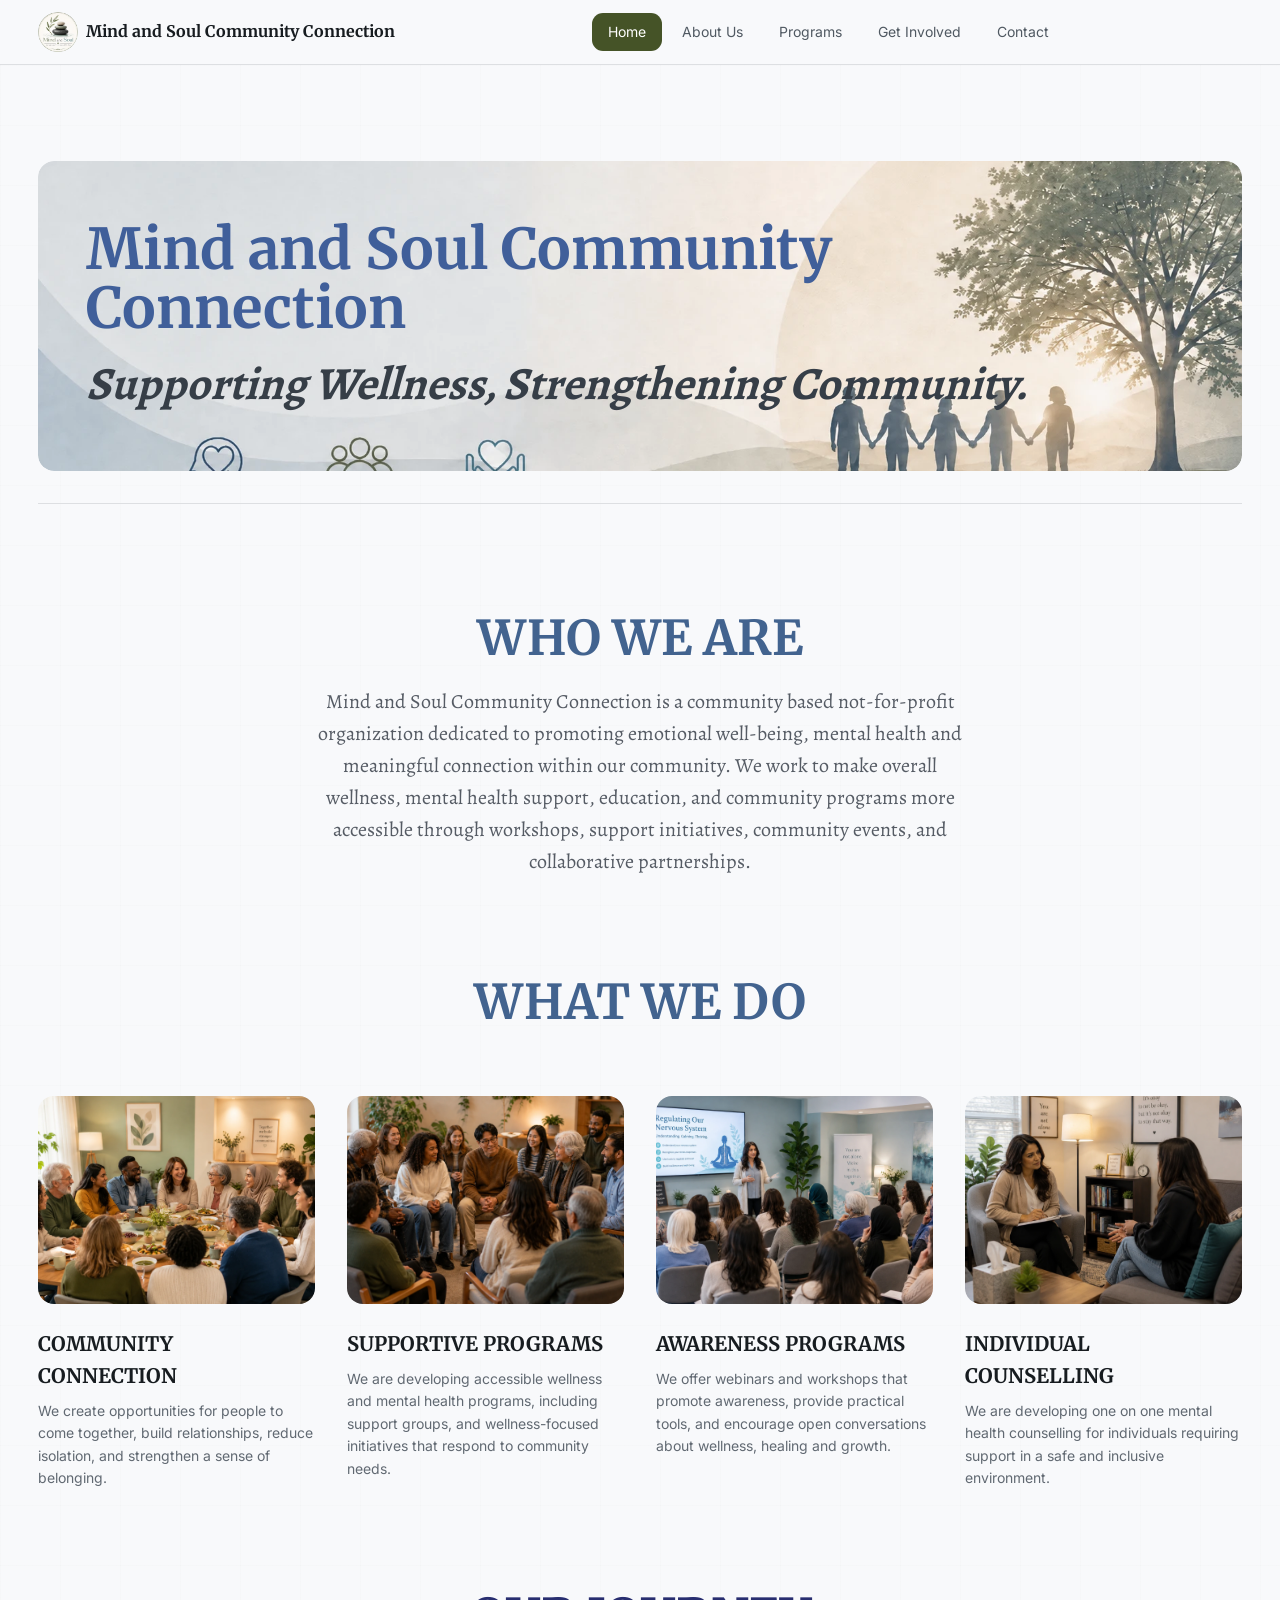
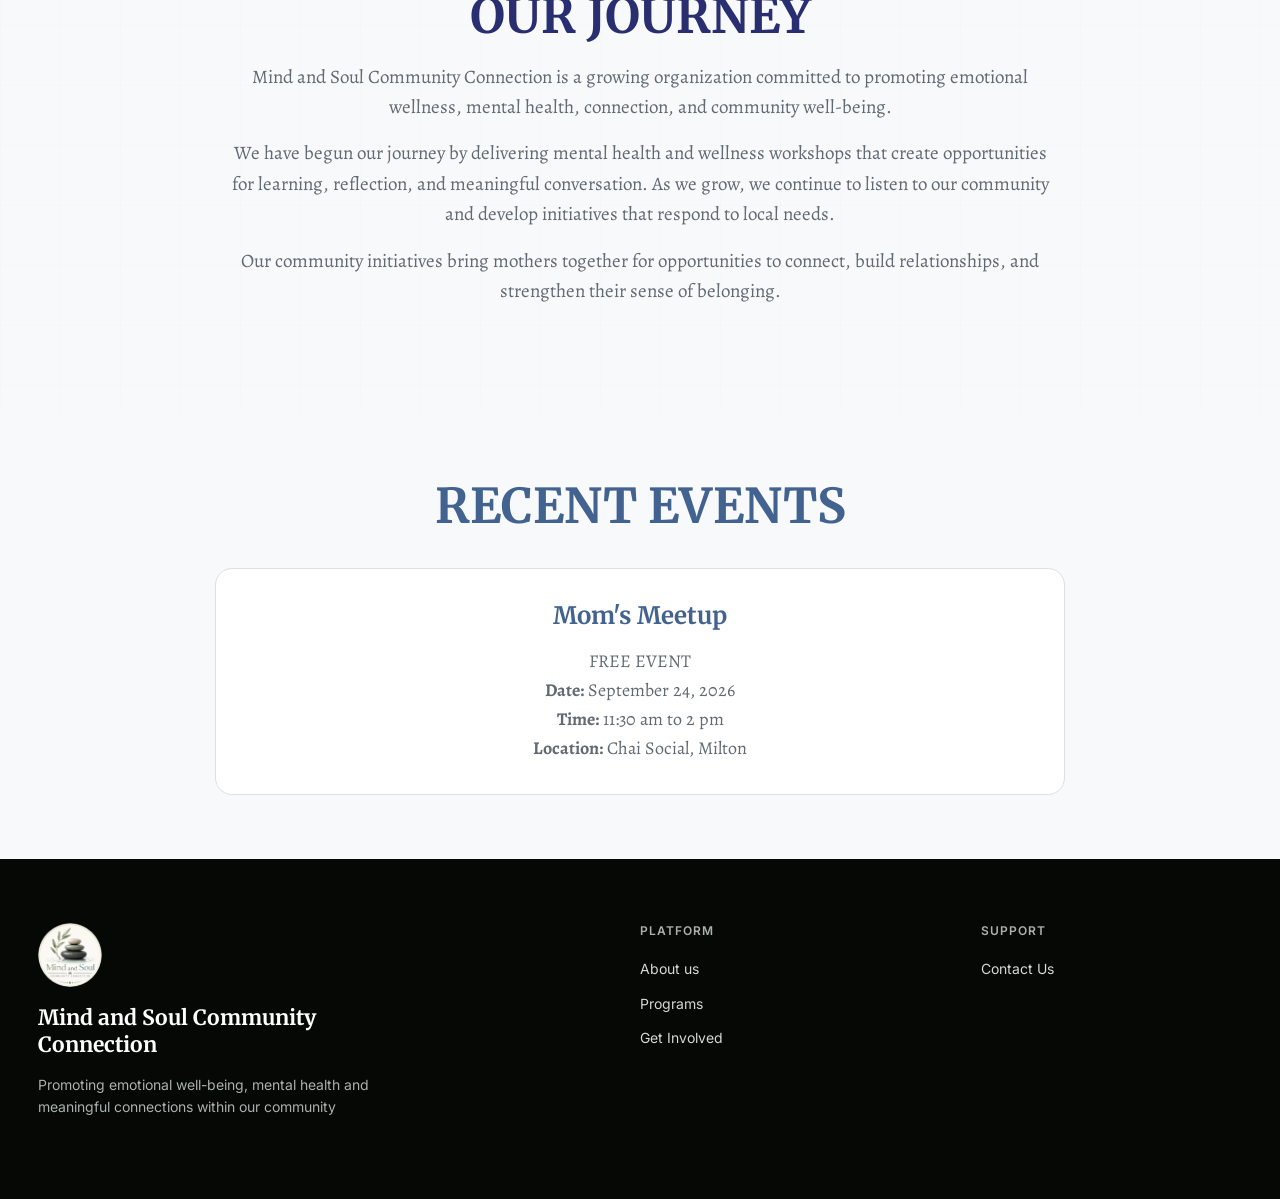
<file: index.html>
<!DOCTYPE html>
<html lang="en"><head><meta charset="utf-8"><meta name="viewport" content="width=device-width,initial-scale=1"><title>Mind and Soul Community Connection | Mental Health & Wellness Community in Milton, Ontario</title><meta name="description" content="Mind and Soul Community Connection is a not-for-profit in Milton, Ontario promoting emotional well-being, mental health and connection through workshops, community events and support programs."><link rel="canonical" href="https://mindandsoulconnection.ca/"><meta property="og:type" content="website"><meta property="og:site_name" content="Mind and Soul Community Connection"><meta property="og:title" content="Mind and Soul Community Connection | Mental Health & Wellness Community in Milton, Ontario"><meta property="og:description" content="Mind and Soul Community Connection is a not-for-profit in Milton, Ontario promoting emotional well-being, mental health and connection through workshops, community events and support programs."><meta property="og:url" content="https://mindandsoulconnection.ca/"><meta property="og:image" content="https://mindandsoulconnection.ca/assets/banner.webp"><meta property="og:locale" content="en_CA"><meta name="twitter:card" content="summary_large_image"><script type="application/ld+json">{"@context":"https://schema.org","@graph":[{"@type":"NGO","@id":"https://mindandsoulconnection.ca/#organization","name":"Mind and Soul Community Connection","url":"https://mindandsoulconnection.ca/","logo":"https://mindandsoulconnection.ca/assets/logo.webp","image":"https://mindandsoulconnection.ca/assets/banner.webp","slogan":"Supporting Wellness, Strengthening Community.","description":"A community-based not-for-profit organization dedicated to promoting emotional well-being, mental health and meaningful connection through workshops, support initiatives, community events and collaborative partnerships.","email":"mindandsoulcommunityconnection@gmail.com","address":{"@type":"PostalAddress","addressLocality":"Milton","addressRegion":"ON","addressCountry":"CA"},"areaServed":{"@type":"City","name":"Milton, Ontario"},"knowsAbout":["Mental health","Emotional well-being","Wellness workshops","Community connection","Support groups"],"sameAs":["https://www.facebook.com/share/1E8kcBUDrt/"]},{"@type":"WebSite","@id":"https://mindandsoulconnection.ca/#website","url":"https://mindandsoulconnection.ca/","name":"Mind and Soul Community Connection","inLanguage":"en-CA","publisher":{"@id":"https://mindandsoulconnection.ca/#organization"}}]}</script><meta name="theme-color" content="#455327"><link rel="icon" href="assets/logo.webp"><link rel="stylesheet" href="assets/fonts.css"><link rel="stylesheet" href="styles.css"><script defer src="script.js"></script><style>
.banner-wrap{position:relative;isolation:isolate;overflow:hidden;border-radius:16px;min-height:310px;display:flex;align-items:center}
.banner-wrap .banner-image{position:absolute;inset:0;width:100%;height:100%;object-fit:cover;z-index:-1}
.banner-copy{width:100%;padding:40px 48px}
.banner-copy h1{color:#405f9a;font-family:Merriweather,Georgia,serif;font-size:clamp(34px,4.4vw,60px);line-height:1.05;font-weight:700;margin:0 0 18px}
.banner-copy p{color:#363e47;font-family:Alegreya,Georgia,serif;font-size:clamp(25px,3.6vw,48px);font-weight:700;font-style:italic;line-height:1.2;margin:0}
@media(max-width:700px){.banner-wrap{min-height:300px;border-radius:12px}.banner-copy{padding:30px 24px}.banner-copy h1{font-size:clamp(27px,7.5vw,45px);line-height:1.12}.banner-copy p{font-size:clamp(22px,5.5vw,32px)}.banner-wrap .banner-image{object-fit:cover;opacity:.75}}
</style></head><body><a class="skip-link" href="#main">Skip to content</a><header class="site-header"><div class="header-inner"><a class="brand" href="index.html"><img src="assets/logo.webp" alt="Mind and Soul Community Connection" class="" loading="eager" decoding="async"><span>Mind and Soul Community Connection</span></a><button class="menu-button" aria-controls="navigation" aria-expanded="false" aria-label="Open navigation"><span></span><span></span><span></span></button><nav id="navigation" aria-label="Main navigation"><a href="index.html" aria-current="page">Home</a><a href="about.html">About Us</a><a href="programs.html">Programs</a><a href="get-involved.html">Get Involved</a><a href="contact.html">Contact</a></nav></div></header><main id="main" class=""><div class="home-background"><div class="container"><section class="home-banner"><div class="banner-wrap"><img src="assets/banner.webp" alt="" class="banner-image" loading="eager" decoding="async"><div class="banner-copy"><h1>Mind and Soul Community<br>Connection</h1><p>Supporting Wellness, Strengthening Community.</p></div></div></section><section class="intro"><h2>WHO WE ARE</h2><p>Mind and Soul Community Connection is a community based not-for-profit organization dedicated to promoting emotional well-being, mental health and meaningful connection within our community. We work to make overall wellness, mental health support, education, and community programs more accessible through workshops, support initiatives, community events, and collaborative partnerships.</p></section><section class="what-we-do"><h2>WHAT WE DO</h2><div class="home-cards"><article><img src="assets/community.webp" alt="COMMUNITY CONNECTION" class="" loading="lazy" decoding="async"><h3>COMMUNITY CONNECTION</h3><p>We create opportunities for people to come together, build relationships, reduce isolation, and strengthen a sense of belonging.</p></article><article><img src="assets/support.webp" alt="SUPPORTIVE PROGRAMS" class="" loading="lazy" decoding="async"><h3>SUPPORTIVE PROGRAMS</h3><p>We are developing accessible wellness and mental health programs, including support groups, and wellness-focused initiatives that respond to community needs.</p></article><article><img src="assets/awareness.webp" alt="AWARENESS PROGRAMS" class="" loading="lazy" decoding="async"><h3>AWARENESS PROGRAMS</h3><p>We offer webinars and workshops that promote awareness, provide practical tools, and encourage open conversations about wellness, healing and growth.</p></article><article><img src="assets/counselling.webp" alt="INDIVIDUAL COUNSELLING" class="" loading="lazy" decoding="async"><h3>INDIVIDUAL COUNSELLING</h3><p>We are developing one on one mental health counselling for individuals requiring support in a safe and inclusive environment.</p></article></div></section><section class="journey"><h2>OUR JOURNEY</h2><p>Mind and Soul Community Connection is a growing organization committed to promoting emotional wellness, mental health, connection, and community well-being.</p><p>We have begun our journey by delivering mental health and wellness workshops that create opportunities for learning, reflection, and meaningful conversation. As we grow, we continue to listen to our community and develop initiatives that respond to local needs.</p><p>Our community initiatives bring mothers together for opportunities to connect, build relationships, and strengthen their sense of belonging.</p></section></div></div><section class="event-section" id="upcoming-events" hidden><img src="assets/event.webp" alt="" loading="eager" decoding="async"><div class="event-content"><h2>UPCOMING EVENTS</h2><div data-events="upcoming"></div></div></section><section class="recent-events container" id="recent-events"><h2>RECENT EVENTS</h2><div data-events="recent"><article class="card"><h3>Mom's Meetup</h3><p>FREE EVENT<br><strong>Date:</strong> <time datetime="2026-09-24">September 24, 2026</time><br><strong>Time:</strong> 11:30 am to 2 pm<br><strong>Location:</strong> Chai Social, Milton</p></article></div></section></main><footer><div class="footer-inner"><div class="footer-brand"><img src="assets/logo.webp" alt="Mind and Soul Community Connection" class="" loading="lazy" decoding="async"><h2>Mind and Soul Community Connection</h2><p>Promoting emotional well-being, mental health and meaningful connections within our community</p></div><div><h3>PLATFORM</h3><a href="about.html">About us</a><a href="programs.html">Programs</a><a href="get-involved.html">Get Involved</a></div><div><h3>SUPPORT</h3><a href="contact.html">Contact Us</a></div></div></footer></body></html>
</file>
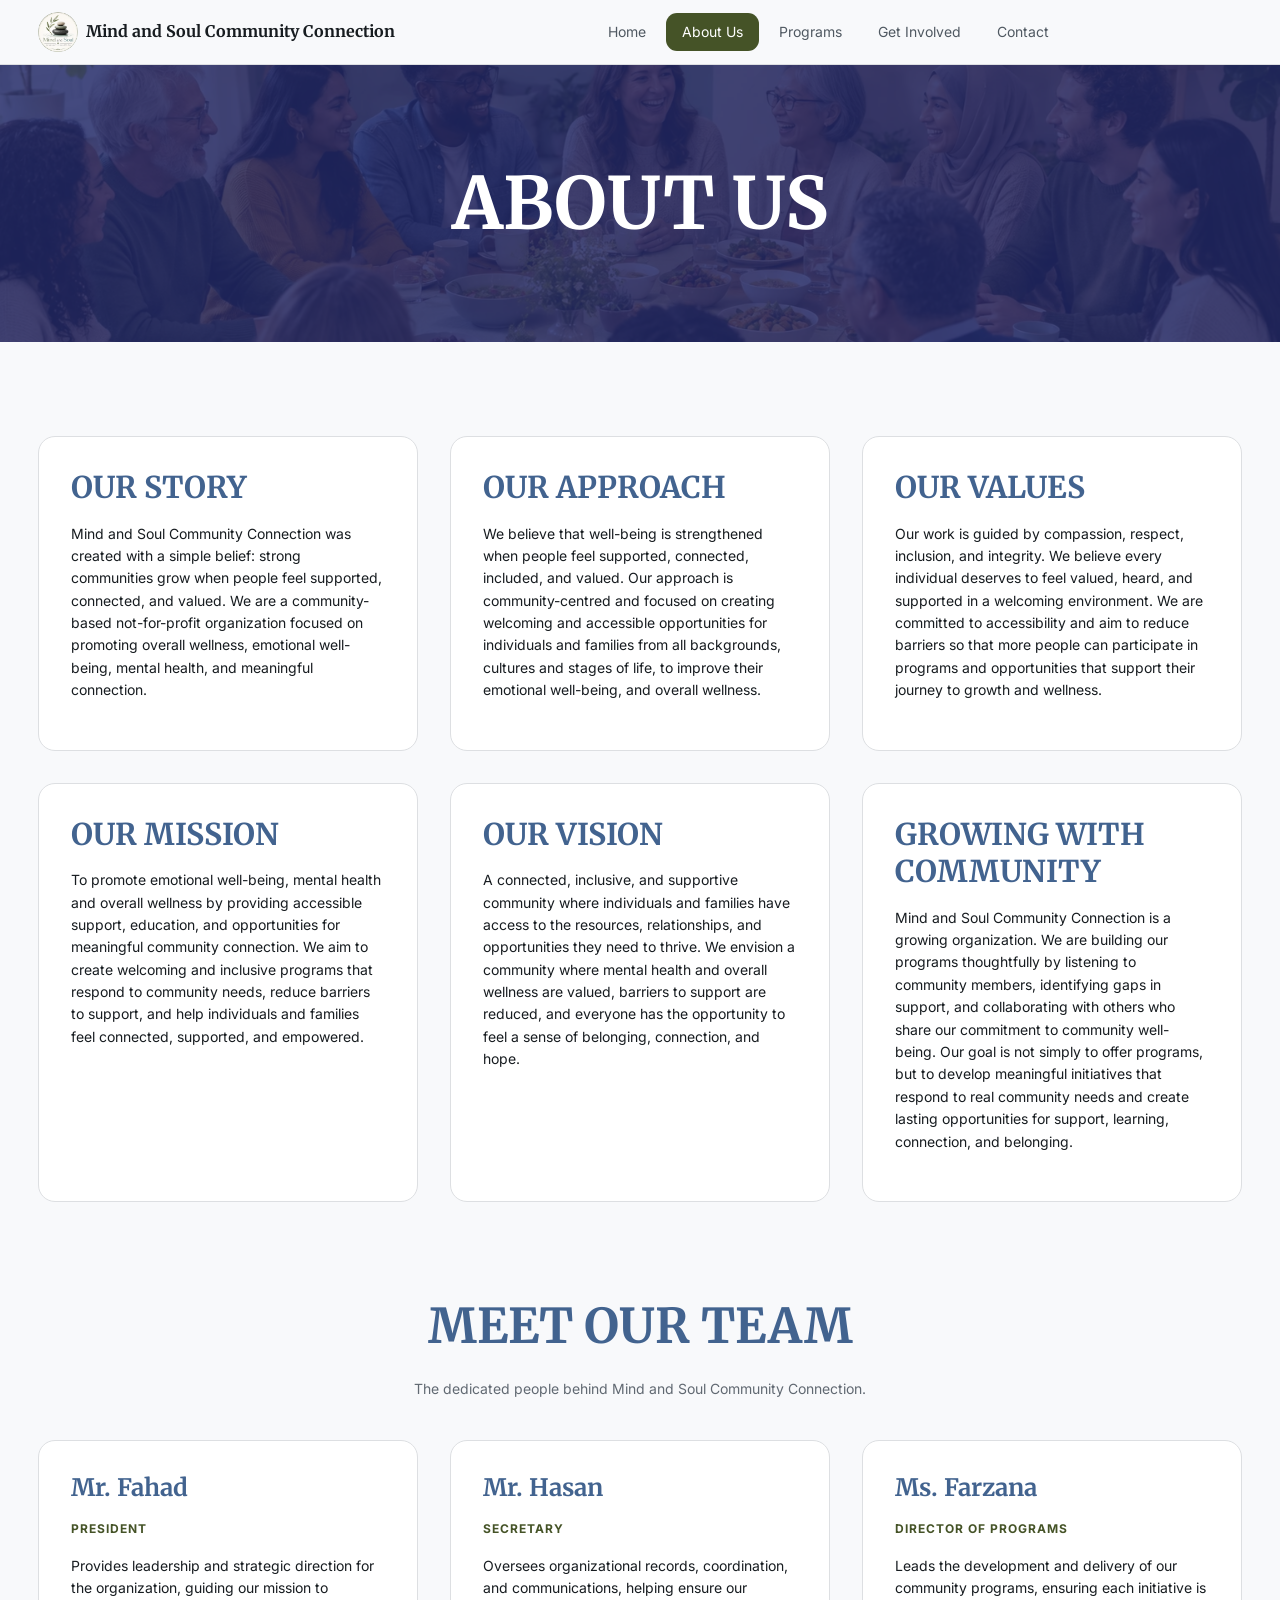
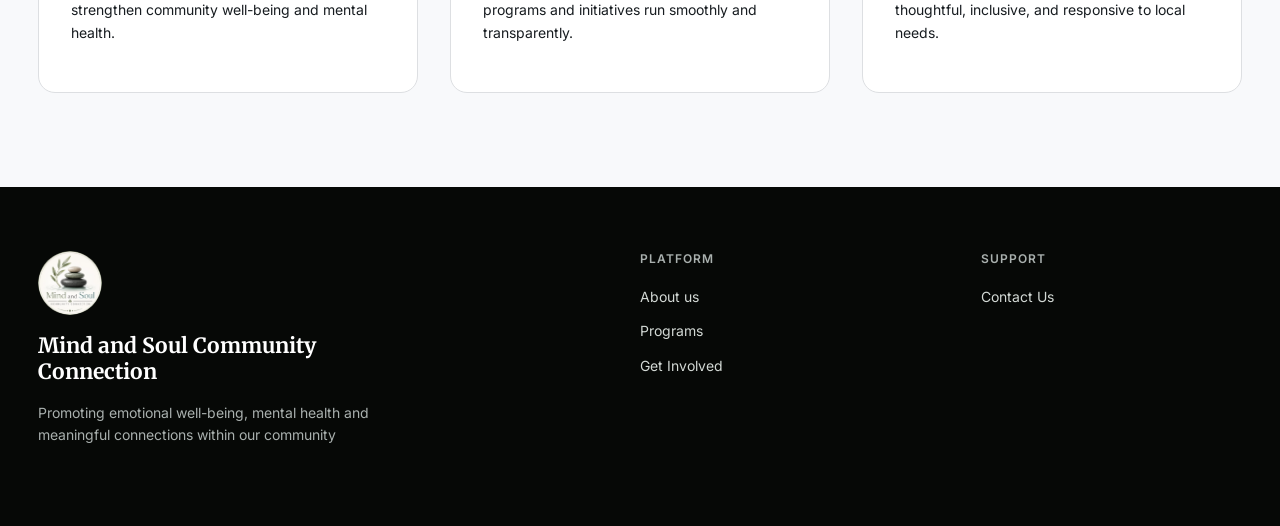
<file: about.html>
<!DOCTYPE html>
<html lang="en"><head><meta charset="utf-8"><meta name="viewport" content="width=device-width,initial-scale=1"><title>About Us | Mind and Soul Community Connection</title><meta name="description" content="Our story, approach, values and mission: a community-based not-for-profit in Milton, Ontario making mental health and wellness support more accessible for individuals and families."><link rel="canonical" href="https://mindandsoulconnection.ca/about.html"><meta property="og:type" content="website"><meta property="og:site_name" content="Mind and Soul Community Connection"><meta property="og:title" content="About Us | Mind and Soul Community Connection"><meta property="og:description" content="Our story, approach, values and mission: a community-based not-for-profit in Milton, Ontario making mental health and wellness support more accessible for individuals and families."><meta property="og:url" content="https://mindandsoulconnection.ca/about.html"><meta property="og:image" content="https://mindandsoulconnection.ca/assets/banner.webp"><meta property="og:locale" content="en_CA"><meta name="twitter:card" content="summary_large_image"><script type="application/ld+json">{"@context":"https://schema.org","@type":"BreadcrumbList","itemListElement":[{"@type":"ListItem","position":1,"name":"Home","item":"https://mindandsoulconnection.ca/"},{"@type":"ListItem","position":2,"name":"About Us","item":"https://mindandsoulconnection.ca/about.html"}]}</script><meta name="theme-color" content="#455327"><link rel="icon" href="assets/logo.webp"><link rel="stylesheet" href="assets/fonts.css"><link rel="stylesheet" href="styles.css"><script defer src="script.js"></script></head><body><a class="skip-link" href="#main">Skip to content</a><header class="site-header"><div class="header-inner"><a class="brand" href="index.html"><img src="assets/logo.webp" alt="Mind and Soul Community Connection" class="" loading="eager" decoding="async"><span>Mind and Soul Community Connection</span></a><button class="menu-button" aria-controls="navigation" aria-expanded="false" aria-label="Open navigation"><span></span><span></span><span></span></button><nav id="navigation" aria-label="Main navigation"><a href="index.html">Home</a><a href="about.html" aria-current="page">About Us</a><a href="programs.html">Programs</a><a href="get-involved.html">Get Involved</a><a href="contact.html">Contact</a></nav></div></header><main id="main" class=""><section class="page-hero"><img src="assets/community.webp" alt="" class="" loading="eager" decoding="async"><div class="hero-title"><h1>ABOUT US</h1></div></section><div class="container section"><section class="about-grid" aria-label="Our organization"><article class="card"><h2>OUR STORY</h2><p>Mind and Soul Community Connection was created with a simple belief: strong communities grow when people feel supported, connected, and valued. We are a community-based not-for-profit organization focused on promoting overall wellness, emotional well-being, mental health, and meaningful connection.</p></article><article class="card"><h2>OUR APPROACH</h2><p>We believe that well-being is strengthened when people feel supported, connected, included, and valued. Our approach is community-centred and focused on creating welcoming and accessible opportunities for individuals and families from all backgrounds, cultures and stages of life, to improve their emotional well-being, and overall wellness.</p></article><article class="card"><h2>OUR VALUES</h2><p>Our work is guided by compassion, respect, inclusion, and integrity. We believe every individual deserves to feel valued, heard, and supported in a welcoming environment. We are committed to accessibility and aim to reduce barriers so that more people can participate in programs and opportunities that support their journey to growth and wellness.</p></article><article class="card"><h2>OUR MISSION</h2><p>To promote emotional well-being, mental health and overall wellness by providing accessible support, education, and opportunities for meaningful community connection. We aim to create welcoming and inclusive programs that respond to community needs, reduce barriers to support, and help individuals and families feel connected, supported, and empowered.</p></article><article class="card"><h2>OUR VISION</h2><p>A connected, inclusive, and supportive community where individuals and families have access to the resources, relationships, and opportunities they need to thrive. We envision a community where mental health and overall wellness are valued, barriers to support are reduced, and everyone has the opportunity to feel a sense of belonging, connection, and hope.</p></article><article class="card"><h2>GROWING WITH COMMUNITY</h2><p>Mind and Soul Community Connection is a growing organization. We are building our programs thoughtfully by listening to community members, identifying gaps in support, and collaborating with others who share our commitment to community well-being. Our goal is not simply to offer programs, but to develop meaningful initiatives that respond to real community needs and create lasting opportunities for support, learning, connection, and belonging.</p></article></section><section class="team"><h2>MEET OUR TEAM</h2><p class="section-subtitle">The dedicated people behind Mind and Soul Community Connection.</p><div class="team-grid"><article class="card"><h3>Mr. Fahad</h3><p class="role">PRESIDENT</p><p>Provides leadership and strategic direction for the organization, guiding our mission to strengthen community well-being and mental health.</p></article><article class="card"><h3>Mr. Hasan</h3><p class="role">SECRETARY</p><p>Oversees organizational records, coordination, and communications, helping ensure our programs and initiatives run smoothly and transparently.</p></article><article class="card"><h3>Ms. Farzana</h3><p class="role">DIRECTOR OF PROGRAMS</p><p>Leads the development and delivery of our community programs, ensuring each initiative is thoughtful, inclusive, and responsive to local needs.</p></article></div></section></div></main><footer><div class="footer-inner"><div class="footer-brand"><img src="assets/logo.webp" alt="Mind and Soul Community Connection" class="" loading="lazy" decoding="async"><h2>Mind and Soul Community Connection</h2><p>Promoting emotional well-being, mental health and meaningful connections within our community</p></div><div><h3>PLATFORM</h3><a href="about.html">About us</a><a href="programs.html">Programs</a><a href="get-involved.html">Get Involved</a></div><div><h3>SUPPORT</h3><a href="contact.html">Contact Us</a></div></div></footer></body></html>
</file>
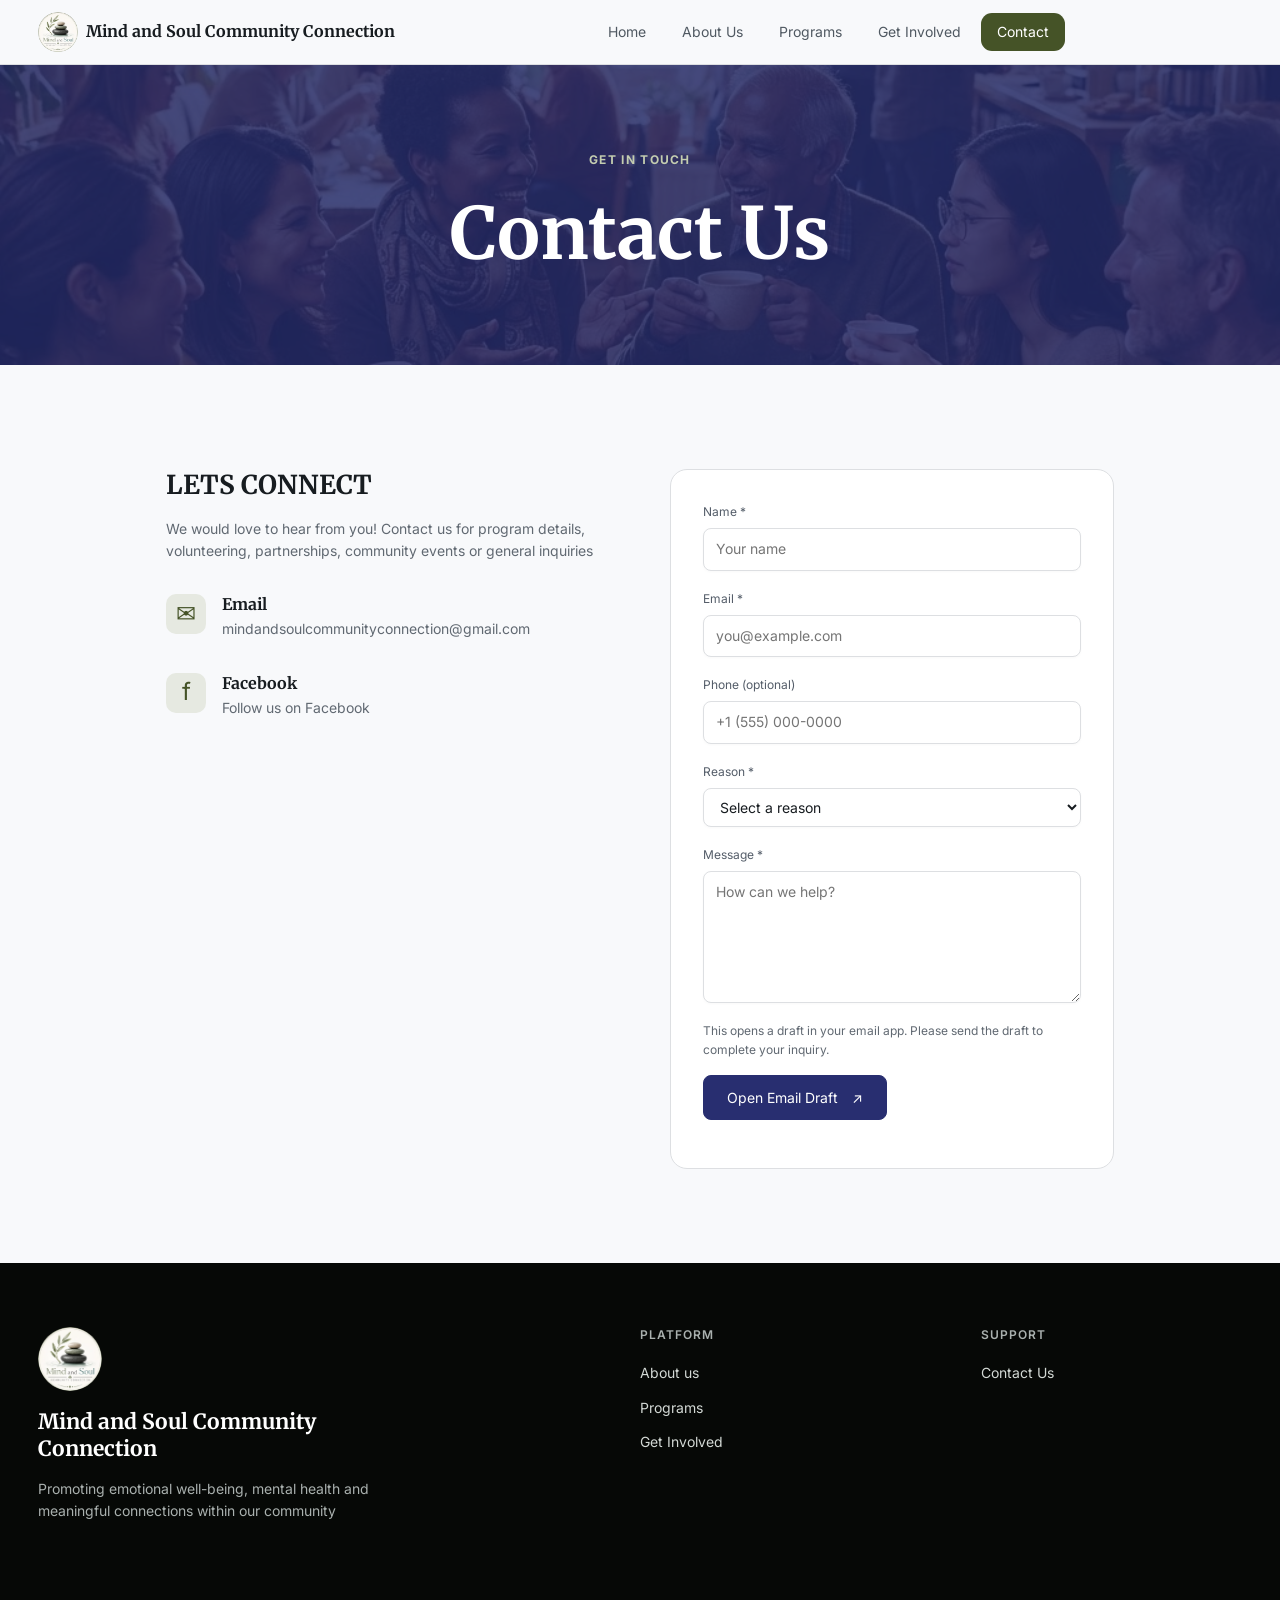
<file: contact.html>
<!DOCTYPE html>
<html lang="en"><head><meta charset="utf-8"><meta name="viewport" content="width=device-width,initial-scale=1"><title>Contact | Mind and Soul Community Connection</title><meta name="description" content="Contact Mind and Soul Community Connection about programs, volunteering, partnerships or community events. Email mindandsoulcommunityconnection@gmail.com."><link rel="canonical" href="https://mindandsoulconnection.ca/contact.html"><meta property="og:type" content="website"><meta property="og:site_name" content="Mind and Soul Community Connection"><meta property="og:title" content="Contact | Mind and Soul Community Connection"><meta property="og:description" content="Contact Mind and Soul Community Connection about programs, volunteering, partnerships or community events. Email mindandsoulcommunityconnection@gmail.com."><meta property="og:url" content="https://mindandsoulconnection.ca/contact.html"><meta property="og:image" content="https://mindandsoulconnection.ca/assets/banner.webp"><meta property="og:locale" content="en_CA"><meta name="twitter:card" content="summary_large_image"><script type="application/ld+json">{"@context":"https://schema.org","@type":"BreadcrumbList","itemListElement":[{"@type":"ListItem","position":1,"name":"Home","item":"https://mindandsoulconnection.ca/"},{"@type":"ListItem","position":2,"name":"Contact","item":"https://mindandsoulconnection.ca/contact.html"}]}</script><meta name="theme-color" content="#455327"><link rel="icon" href="assets/logo.webp"><link rel="stylesheet" href="assets/fonts.css"><link rel="stylesheet" href="styles.css"><script defer src="script.js"></script></head><body><a class="skip-link" href="#main">Skip to content</a><header class="site-header"><div class="header-inner"><a class="brand" href="index.html"><img src="assets/logo.webp" alt="Mind and Soul Community Connection" class="" loading="eager" decoding="async"><span>Mind and Soul Community Connection</span></a><button class="menu-button" aria-controls="navigation" aria-expanded="false" aria-label="Open navigation"><span></span><span></span><span></span></button><nav id="navigation" aria-label="Main navigation"><a href="index.html">Home</a><a href="about.html">About Us</a><a href="programs.html">Programs</a><a href="get-involved.html">Get Involved</a><a href="contact.html" aria-current="page">Contact</a></nav></div></header><main id="main" class=""><section class="page-hero"><img src="assets/contact.webp" alt="" class="" loading="eager" decoding="async"><div class="hero-title"><p class="eyebrow">GET IN TOUCH</p><h1>Contact Us</h1></div></section><div class="contact-layout section"><section class="contact-copy"><h2>LETS CONNECT</h2><p>We would love to hear from you! Contact us for program details, volunteering, partnerships, community events or general inquiries</p><a class="contact-detail" href="mailto:mindandsoulcommunityconnection@gmail.com"><span class="icon" aria-hidden="true">✉</span><span><strong>Email</strong><span>mindandsoulcommunityconnection@gmail.com</span></span></a><a class="contact-detail" href="https://www.facebook.com/share/1E8kcBUDrt/" target="_blank" rel="noopener noreferrer"><span class="icon" aria-hidden="true">f</span><span><strong>Facebook</strong><span>Follow us on Facebook</span></span></a></section><form class="card contact-form" id="contact-form"><div class="field"><label for="name">Name *</label><input id="name" name="name" placeholder="Your name" autocomplete="name" required maxlength="150"></div><div class="field"><label for="email">Email *</label><input type="email" id="email" name="email" placeholder="you@example.com" autocomplete="email" required maxlength="254"></div><div class="field"><label for="phone">Phone (optional)</label><input type="tel" id="phone" name="phone" placeholder="+1 (555) 000-0000" autocomplete="tel" maxlength="50"></div><div class="field"><label for="reason">Reason *</label><select id="reason" name="reason" required><option value="">Select a reason</option><option>Program Details</option><option>Volunteer</option><option>Partnership</option><option>General Inquiry</option></select></div><div class="field"><label for="message">Message *</label><textarea id="message" name="message" placeholder="How can we help?" required rows="5" maxlength="5000"></textarea></div><p class="form-note">This opens a draft in your email app. Please send the draft to complete your inquiry.</p><button class="button" type="submit">Open Email Draft <span aria-hidden="true">↗</span></button><p id="form-status" role="status" aria-live="polite"></p><noscript><p>Please email <a href="mailto:mindandsoulcommunityconnection@gmail.com">mindandsoulcommunityconnection@gmail.com</a> directly.</p></noscript></form></div></main><footer><div class="footer-inner"><div class="footer-brand"><img src="assets/logo.webp" alt="Mind and Soul Community Connection" class="" loading="lazy" decoding="async"><h2>Mind and Soul Community Connection</h2><p>Promoting emotional well-being, mental health and meaningful connections within our community</p></div><div><h3>PLATFORM</h3><a href="about.html">About us</a><a href="programs.html">Programs</a><a href="get-involved.html">Get Involved</a></div><div><h3>SUPPORT</h3><a href="contact.html">Contact Us</a></div></div></footer></body></html>
</file>
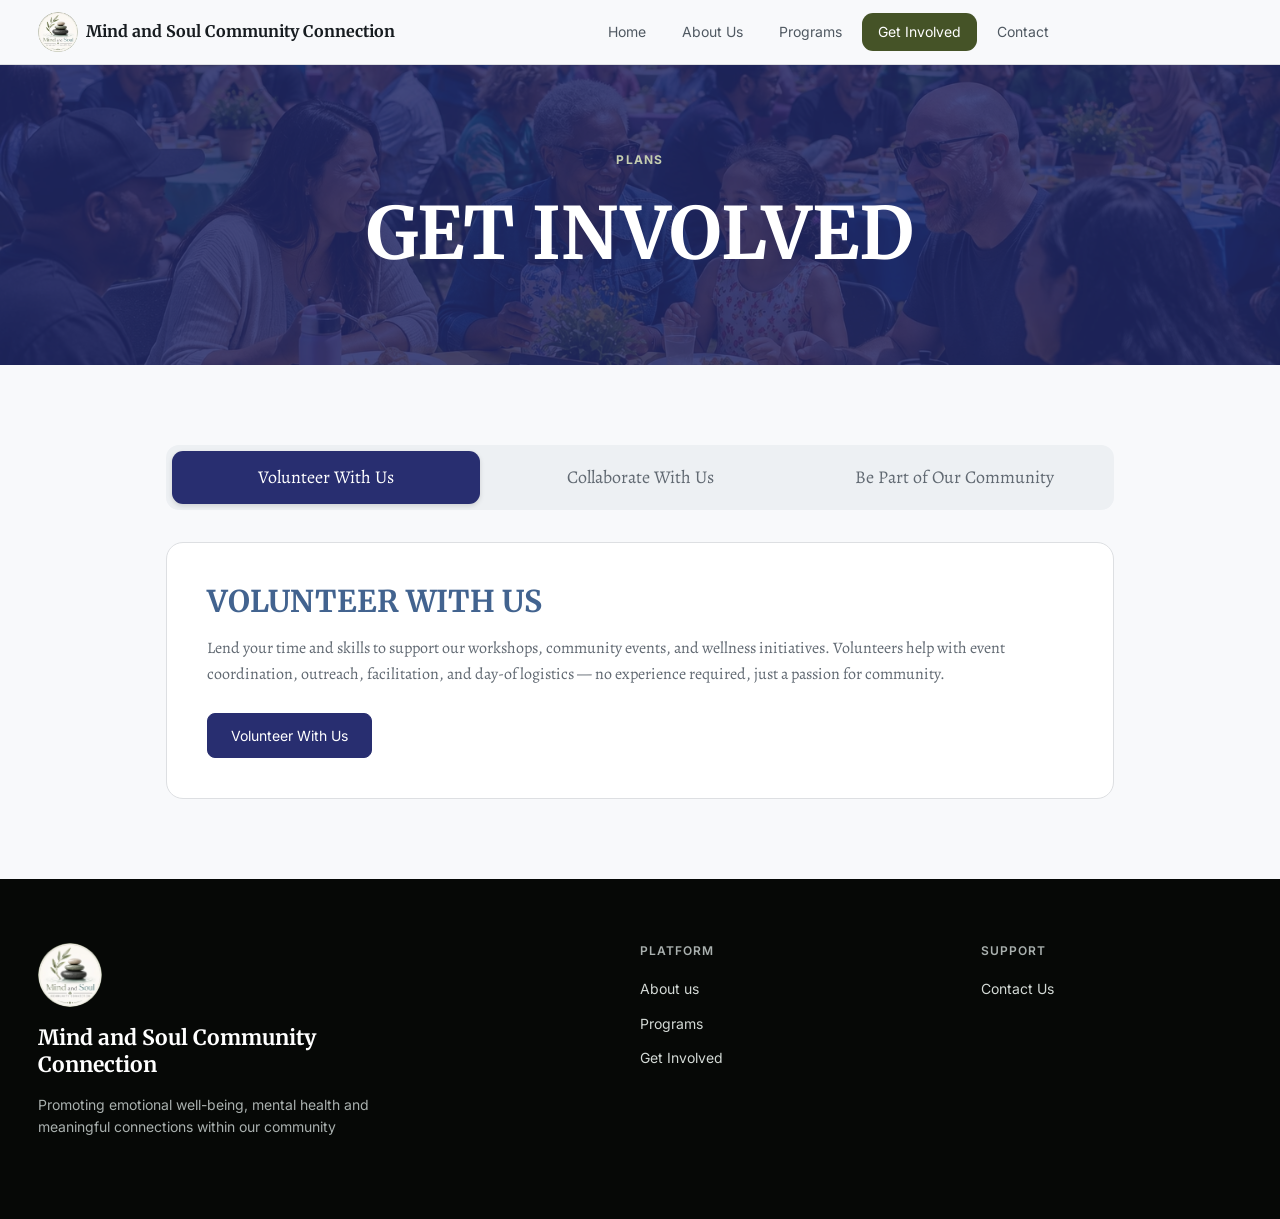
<file: get-involved.html>
<!DOCTYPE html>
<html lang="en"><head><meta charset="utf-8"><meta name="viewport" content="width=device-width,initial-scale=1"><title>Get Involved | Volunteer & Partner With Mind and Soul Community Connection</title><meta name="description" content="Volunteer, collaborate or join our community. Help Mind and Soul Community Connection expand access to mental health and wellness support in Milton, Ontario."><link rel="canonical" href="https://mindandsoulconnection.ca/get-involved.html"><meta property="og:type" content="website"><meta property="og:site_name" content="Mind and Soul Community Connection"><meta property="og:title" content="Get Involved | Volunteer & Partner With Mind and Soul Community Connection"><meta property="og:description" content="Volunteer, collaborate or join our community. Help Mind and Soul Community Connection expand access to mental health and wellness support in Milton, Ontario."><meta property="og:url" content="https://mindandsoulconnection.ca/get-involved.html"><meta property="og:image" content="https://mindandsoulconnection.ca/assets/banner.webp"><meta property="og:locale" content="en_CA"><meta name="twitter:card" content="summary_large_image"><script type="application/ld+json">{"@context":"https://schema.org","@type":"BreadcrumbList","itemListElement":[{"@type":"ListItem","position":1,"name":"Home","item":"https://mindandsoulconnection.ca/"},{"@type":"ListItem","position":2,"name":"Get Involved","item":"https://mindandsoulconnection.ca/get-involved.html"}]}</script><meta name="theme-color" content="#455327"><link rel="icon" href="assets/logo.webp"><link rel="stylesheet" href="assets/fonts.css"><link rel="stylesheet" href="styles.css"><script defer src="script.js"></script></head><body><a class="skip-link" href="#main">Skip to content</a><header class="site-header"><div class="header-inner"><a class="brand" href="index.html"><img src="assets/logo.webp" alt="Mind and Soul Community Connection" class="" loading="eager" decoding="async"><span>Mind and Soul Community Connection</span></a><button class="menu-button" aria-controls="navigation" aria-expanded="false" aria-label="Open navigation"><span></span><span></span><span></span></button><nav id="navigation" aria-label="Main navigation"><a href="index.html">Home</a><a href="about.html">About Us</a><a href="programs.html">Programs</a><a href="get-involved.html" aria-current="page">Get Involved</a><a href="contact.html">Contact</a></nav></div></header><main id="main" class=""><section class="page-hero"><img src="assets/gathering.webp" alt="" class="" loading="eager" decoding="async"><div class="hero-title"><p class="eyebrow">PLANS</p><h1>GET INVOLVED</h1></div></section><div class="involved section"><div class="tabs" role="tablist" aria-label="Ways to get involved"><button id="tab-volunteer" role="tab" aria-selected="true" aria-controls="panel-volunteer" tabindex="0">Volunteer With Us</button><button id="tab-collaborate" role="tab" aria-selected="false" aria-controls="panel-collaborate" tabindex="-1">Collaborate With Us</button><button id="tab-community" role="tab" aria-selected="false" aria-controls="panel-community" tabindex="-1">Be Part of Our Community</button></div><section id="panel-volunteer" role="tabpanel" aria-labelledby="tab-volunteer" class="card tab-panel" tabindex="0" ><h2>VOLUNTEER WITH US</h2><p>Lend your time and skills to support our workshops, community events, and wellness initiatives. Volunteers help with event coordination, outreach, facilitation, and day-of logistics — no experience required, just a passion for community.</p><a class="button" href="mailto:mindandsoulcommunityconnection@gmail.com?subject=Volunteer%20inquiry">Volunteer With Us</a></section><section id="panel-collaborate" role="tabpanel" aria-labelledby="tab-collaborate" class="card tab-panel" tabindex="0" hidden><h2>COLLABORATE WITH US</h2><p>We partner with organizations, practitioners, and local groups to expand access to mental health and wellness support. If you share our mission, let’s explore workshops, referrals, joint events, or resource sharing together.</p><a class="button" href="mailto:mindandsoulcommunityconnection@gmail.com?subject=Collaboration%20inquiry">Collaborate</a></section><section id="panel-community" role="tabpanel" aria-labelledby="tab-community" class="card tab-panel" tabindex="0" hidden><h2>BE PART OF OUR COMMUNITY</h2><p>Join our gatherings, support groups, and meetups to connect with others who care about well-being. Everyone is welcome — come as you are, build meaningful relationships, and help grow a stronger, more connected community.</p><a class="button" href="programs.html">Our Programs</a></section></div></main><footer><div class="footer-inner"><div class="footer-brand"><img src="assets/logo.webp" alt="Mind and Soul Community Connection" class="" loading="lazy" decoding="async"><h2>Mind and Soul Community Connection</h2><p>Promoting emotional well-being, mental health and meaningful connections within our community</p></div><div><h3>PLATFORM</h3><a href="about.html">About us</a><a href="programs.html">Programs</a><a href="get-involved.html">Get Involved</a></div><div><h3>SUPPORT</h3><a href="contact.html">Contact Us</a></div></div></footer></body></html>
</file>
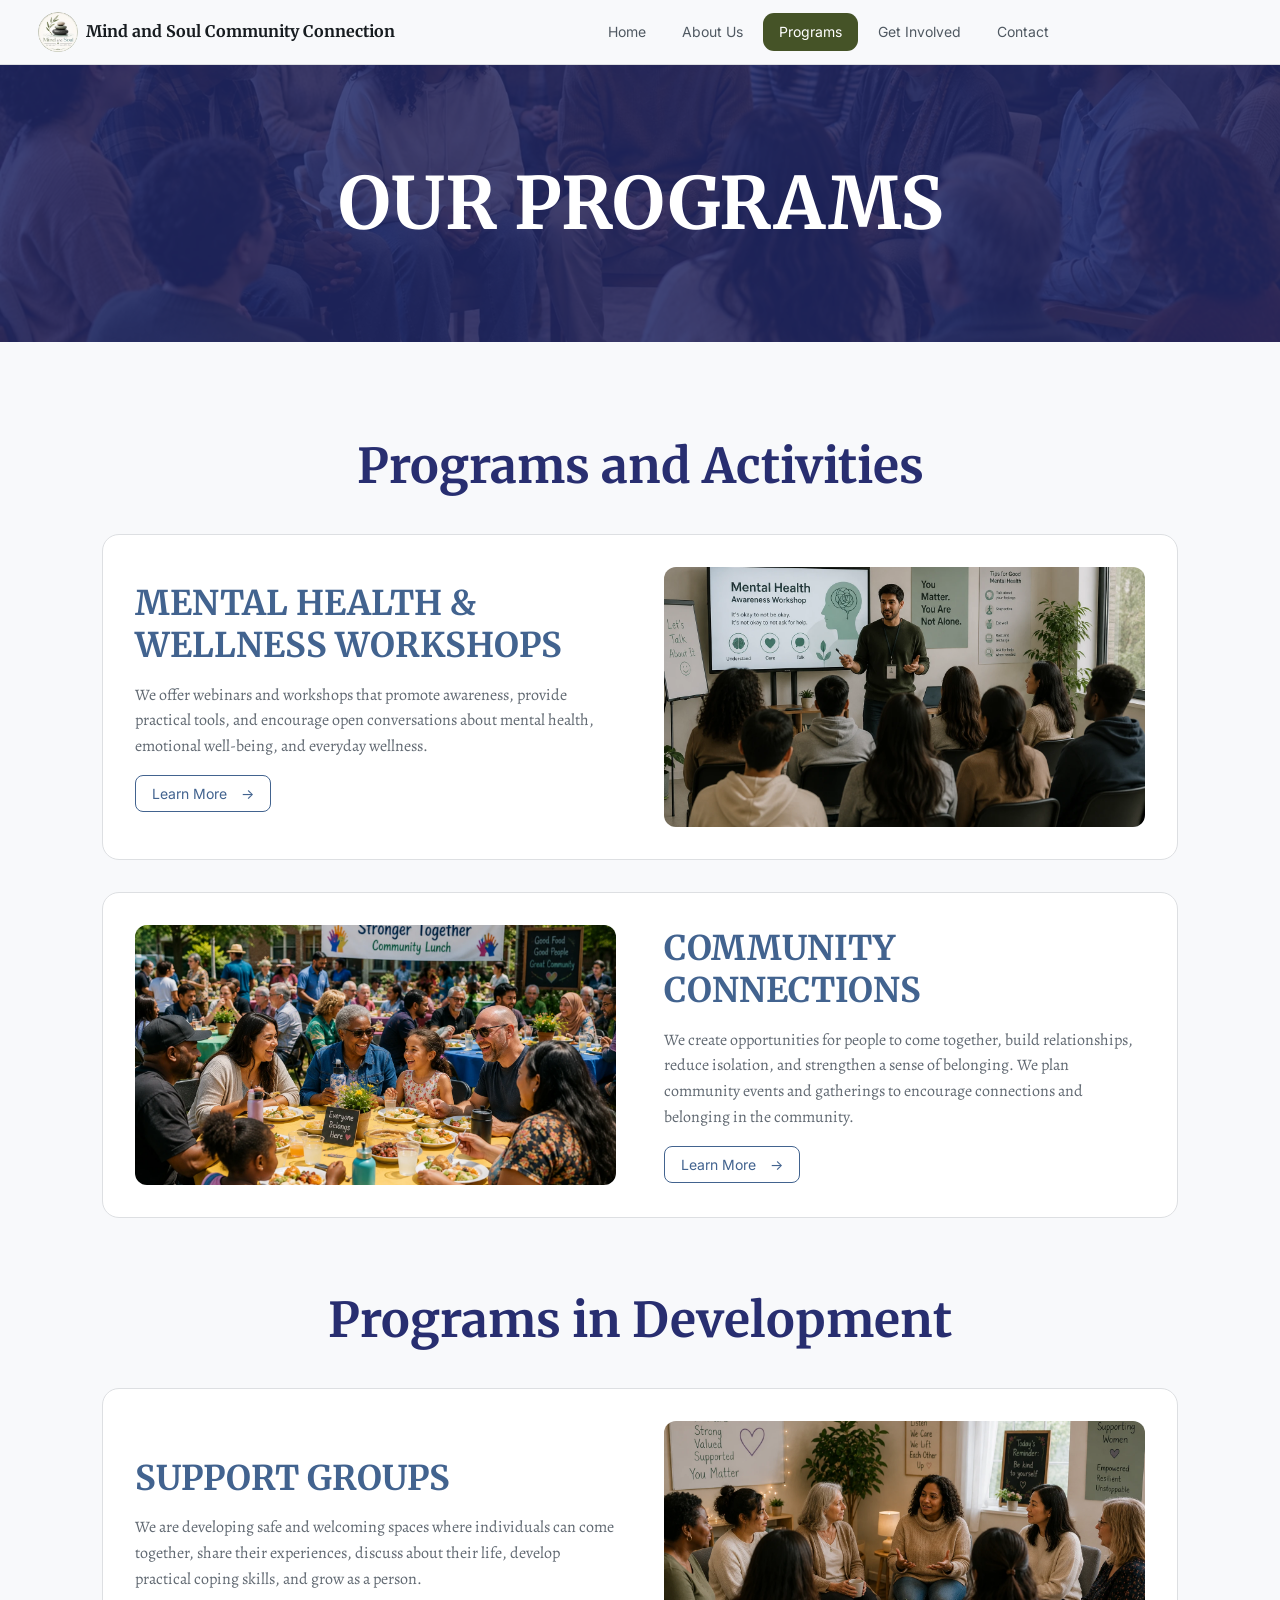
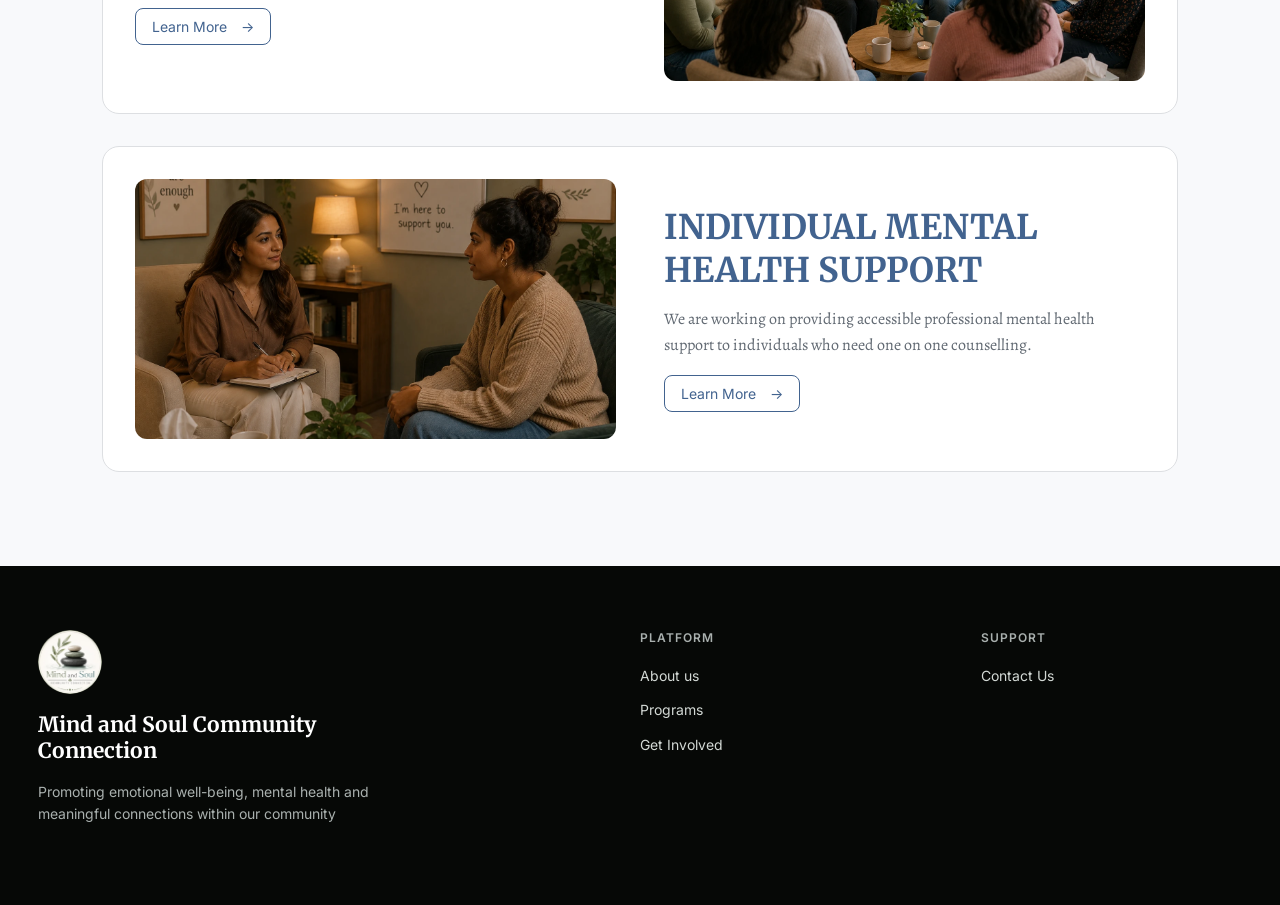
<file: programs.html>
<!DOCTYPE html>
<html lang="en"><head><meta charset="utf-8"><meta name="viewport" content="width=device-width,initial-scale=1"><title>Programs | Mental Health Workshops & Community Events | Mind and Soul Community Connection</title><meta name="description" content="Mental health and wellness workshops, webinars and community gatherings in Milton, Ontario, plus support groups and individual mental health support in development."><link rel="canonical" href="https://mindandsoulconnection.ca/programs.html"><meta property="og:type" content="website"><meta property="og:site_name" content="Mind and Soul Community Connection"><meta property="og:title" content="Programs | Mental Health Workshops & Community Events | Mind and Soul Community Connection"><meta property="og:description" content="Mental health and wellness workshops, webinars and community gatherings in Milton, Ontario, plus support groups and individual mental health support in development."><meta property="og:url" content="https://mindandsoulconnection.ca/programs.html"><meta property="og:image" content="https://mindandsoulconnection.ca/assets/banner.webp"><meta property="og:locale" content="en_CA"><meta name="twitter:card" content="summary_large_image"><script type="application/ld+json">{"@context":"https://schema.org","@type":"BreadcrumbList","itemListElement":[{"@type":"ListItem","position":1,"name":"Home","item":"https://mindandsoulconnection.ca/"},{"@type":"ListItem","position":2,"name":"Programs","item":"https://mindandsoulconnection.ca/programs.html"}]}</script><meta name="theme-color" content="#455327"><link rel="icon" href="assets/logo.webp"><link rel="stylesheet" href="assets/fonts.css"><link rel="stylesheet" href="styles.css"><script defer src="script.js"></script></head><body><a class="skip-link" href="#main">Skip to content</a><header class="site-header"><div class="header-inner"><a class="brand" href="index.html"><img src="assets/logo.webp" alt="Mind and Soul Community Connection" class="" loading="eager" decoding="async"><span>Mind and Soul Community Connection</span></a><button class="menu-button" aria-controls="navigation" aria-expanded="false" aria-label="Open navigation"><span></span><span></span><span></span></button><nav id="navigation" aria-label="Main navigation"><a href="index.html">Home</a><a href="about.html">About Us</a><a href="programs.html" aria-current="page">Programs</a><a href="get-involved.html">Get Involved</a><a href="contact.html">Contact</a></nav></div></header><main id="main" class=""><section class="page-hero"><img src="assets/support.webp" alt="" class="" loading="eager" decoding="async"><div class="hero-title"><h1>OUR PROGRAMS</h1></div></section><div class="narrow section"><section><h2>Programs and Activities</h2><article class="program-card card "><div class="program-copy"><h3>MENTAL HEALTH & WELLNESS WORKSHOPS</h3><p>We offer webinars and workshops that promote awareness, provide practical tools, and encourage open conversations about mental health, emotional well-being, and everyday wellness.</p><a class="button outline" href="contact.html">Learn More <span aria-hidden="true">→</span></a></div><img src="assets/workshop.webp" alt="MENTAL HEALTH &amp; WELLNESS WORKSHOPS" class="" loading="lazy" decoding="async"></article><article class="program-card card reverse"><div class="program-copy"><h3>COMMUNITY CONNECTIONS</h3><p>We create opportunities for people to come together, build relationships, reduce isolation, and strengthen a sense of belonging. We plan community events and gatherings to encourage connections and belonging in the community.</p><a class="button outline" href="contact.html">Learn More <span aria-hidden="true">→</span></a></div><img src="assets/gathering.webp" alt="COMMUNITY CONNECTIONS" class="" loading="lazy" decoding="async"></article></section><section class="development"><h2>Programs in Development</h2><article class="program-card card "><div class="program-copy"><h3>SUPPORT GROUPS</h3><p>We are developing safe and welcoming spaces where individuals can come together, share their experiences, discuss about their life, develop practical coping skills, and grow as a person.</p><a class="button outline" href="contact.html">Learn More <span aria-hidden="true">→</span></a></div><img src="assets/group.webp" alt="SUPPORT GROUPS" class="" loading="lazy" decoding="async"></article><article class="program-card card reverse"><div class="program-copy"><h3>INDIVIDUAL MENTAL HEALTH SUPPORT</h3><p>We are working on providing accessible professional mental health support to individuals who need one on one counselling.</p><a class="button outline" href="contact.html">Learn More <span aria-hidden="true">→</span></a></div><img src="assets/therapy.webp" alt="INDIVIDUAL MENTAL HEALTH SUPPORT" class="" loading="lazy" decoding="async"></article></section></div></main><footer><div class="footer-inner"><div class="footer-brand"><img src="assets/logo.webp" alt="Mind and Soul Community Connection" class="" loading="lazy" decoding="async"><h2>Mind and Soul Community Connection</h2><p>Promoting emotional well-being, mental health and meaningful connections within our community</p></div><div><h3>PLATFORM</h3><a href="about.html">About us</a><a href="programs.html">Programs</a><a href="get-involved.html">Get Involved</a></div><div><h3>SUPPORT</h3><a href="contact.html">Contact Us</a></div></div></footer></body></html>
</file>
<file: assets/fonts.css>
@font-face {
  font-family: 'Alegreya';
  font-style: normal;
  font-weight: 400;
  font-display: swap;
  src: url(font-0.ttf) format('truetype');
}
@font-face {
  font-family: 'Alegreya';
  font-style: normal;
  font-weight: 500;
  font-display: swap;
  src: url(font-1.ttf) format('truetype');
}
@font-face {
  font-family: 'Alegreya';
  font-style: normal;
  font-weight: 600;
  font-display: swap;
  src: url(font-2.ttf) format('truetype');
}
@font-face {
  font-family: 'Alegreya';
  font-style: normal;
  font-weight: 700;
  font-display: swap;
  src: url(font-3.ttf) format('truetype');
}
@font-face {
  font-family: 'Inter';
  font-style: normal;
  font-weight: 400;
  font-display: swap;
  src: url(font-4.ttf) format('truetype');
}
@font-face {
  font-family: 'Inter';
  font-style: normal;
  font-weight: 500;
  font-display: swap;
  src: url(font-5.ttf) format('truetype');
}
@font-face {
  font-family: 'Inter';
  font-style: normal;
  font-weight: 600;
  font-display: swap;
  src: url(font-6.ttf) format('truetype');
}
@font-face {
  font-family: 'Inter';
  font-style: normal;
  font-weight: 700;
  font-display: swap;
  src: url(font-7.ttf) format('truetype');
}
@font-face {
  font-family: 'Merriweather';
  font-style: normal;
  font-weight: 400;
  font-stretch: normal;
  font-display: swap;
  src: url(font-8.ttf) format('truetype');
}
@font-face {
  font-family: 'Merriweather';
  font-style: normal;
  font-weight: 700;
  font-stretch: normal;
  font-display: swap;
  src: url(font-9.ttf) format('truetype');
}
</file>
<file: styles.css>
:root{--blue:#42638f;--navy:#282e70;--olive:#455327;--ink:#171c20;--muted:#616972;--bg:#f8f9fb;--border:#dddfe2}
*{box-sizing:border-box}html{scroll-behavior:smooth;scroll-padding-top:80px}body{margin:0;background:var(--bg);color:var(--ink);font-family:Inter,Arial,sans-serif;font-size:14px;line-height:1.6}img{display:block;max-width:100%}a{color:inherit;text-decoration:none}button,input,select,textarea{font:inherit}button,a{touch-action:manipulation}button{cursor:pointer}a:focus-visible,button:focus-visible,input:focus-visible,select:focus-visible,textarea:focus-visible,[tabindex]:focus-visible{outline:3px solid #4977b0;outline-offset:4px}h1,h2,h3,h4{font-family:Merriweather,Georgia,serif;line-height:1.25;margin:0 0 16px}h2{font-size:48px;color:var(--blue);text-align:center}h3{font-size:24px}p{margin:0 0 16px}.sr-only{position:absolute;width:1px;height:1px;padding:0;margin:-1px;overflow:hidden;clip:rect(0,0,0,0);white-space:nowrap;border:0}.skip-link{position:fixed;left:16px;top:-80px;z-index:100;background:white;padding:12px 20px}.skip-link:focus{top:12px}.site-header{position:sticky;top:0;z-index:20;background:rgba(248,249,251,.97);border-bottom:1px solid var(--border)}.header-inner{max-width:1204px;margin:auto;height:64px;display:flex;align-items:center;gap:20px}.brand{display:flex;align-items:center;gap:8px;flex-shrink:0}.brand img{width:40px;height:40px;border-radius:50%;object-fit:cover}.brand span{font-family:Merriweather,Georgia,serif;font-size:16px;font-weight:700}nav{display:flex;align-items:center;gap:4px;margin-left:auto;margin-right:auto}nav a{padding:8px 16px;border-radius:11px;white-space:nowrap;color:#505962}nav a:hover{background:#e4e7df}nav a[aria-current=page]{background:var(--olive);color:#fff}.menu-button{display:none;background:none;border:0;padding:8px}.menu-button span{display:block;width:23px;height:2px;margin:5px 0;background:var(--olive)}.container{max-width:1204px;margin:auto}.narrow{max-width:1076px;margin:auto}.section{padding-top:94px;padding-bottom:94px}.home-background{background-image:linear-gradient(rgba(75,83,32,.012) 1px,transparent 1px),linear-gradient(90deg,rgba(75,83,32,.012) 1px,transparent 1px);background-size:60px 60px}.home-banner{padding-top:96px;padding-bottom:32px;border-bottom:1px solid var(--border)}.banner-image{width:100%;height:310px;object-fit:cover;object-position:center;border-radius:16px}.intro{padding:104px 0 94px;text-align:center}.intro p{max-width:660px;margin:18px auto 0;font-family:Alegreya,Georgia,serif;font-size:20px;line-height:1.6;color:#555b64}.what-we-do{padding:0 0 80px}.home-cards{display:grid;grid-template-columns:repeat(4,1fr);gap:32px;margin-top:64px}.home-cards img{width:100%;height:208px;object-fit:cover;border-radius:16px;margin-bottom:24px}.home-cards h3{font-size:20px;line-height:1.6;margin-bottom:8px}.home-cards p{color:var(--muted);font-size:14px}.journey{max-width:830px;margin:0 auto;text-align:center;padding:0 0 90px}.journey h2{color:var(--navy)}.journey p{font-family:Alegreya,Georgia,serif;font-size:19px;color:var(--muted)}.event-section{position:relative;isolation:isolate;min-height:400px;padding:80px 24px;text-align:center;color:#fff}.event-section>img{position:absolute;inset:0;width:100%;height:100%;object-fit:cover;z-index:-2}.event-section:before{content:'';position:absolute;inset:0;background:rgba(31,38,83,.78);z-index:-1}.event-content{max-width:850px;margin:auto}.event-content h2{color:white}.event-content h3{margin-top:28px}.event-content p{font-size:18px;font-family:Alegreya,Georgia,serif}.page-hero{height:277px;position:relative;isolation:isolate;display:grid;place-items:center;text-align:center;padding:30px 20px;color:white}.page-hero>img{position:absolute;inset:0;width:100%;height:100%;object-fit:cover;object-position:center;z-index:-2}.page-hero:before{content:'';position:absolute;inset:0;background:rgba(34,41,104,.84);z-index:-1}.page-hero h1{font-size:72px;margin:0}.hero-title .eyebrow{font:700 12px Inter,Arial,sans-serif;letter-spacing:1.3px;color:#c4cdb0;margin-bottom:22px}.page-hero:has(.eyebrow){height:300px}.card{background:#fff;border:1px solid var(--border);border-radius:17px;padding:32px}.about-grid{display:grid;grid-template-columns:repeat(3,1fr);gap:32px}.about-grid h2{font-size:30px;color:var(--blue);text-align:left}.about-grid p{line-height:1.6}.team{padding-top:94px}.section-subtitle{text-align:center;color:var(--muted);margin:22px 0 40px}.team-grid{display:grid;grid-template-columns:repeat(3,1fr);gap:32px}.team-grid h3{color:var(--blue)}.role{font-size:12px;letter-spacing:1px;font-weight:700;color:var(--olive)}.program-card{display:grid;grid-template-columns:1fr 1fr;gap:48px;margin-top:32px;align-items:center}.program-card h3{font-size:34px;color:var(--blue)}.program-card p{font-family:Alegreya,Georgia,serif;font-size:16px;color:var(--muted);line-height:1.6}.program-card>img{width:100%;height:260px;object-fit:cover;border-radius:12px}.program-card.reverse .program-copy{order:2}.program-card.reverse>img{order:1}.narrow>section>h2{color:var(--navy);margin-bottom:38px}.development{padding-top:72px}.button{display:inline-flex;align-items:center;justify-content:center;gap:14px;padding:11px 23px;background:var(--navy);color:white;border:1px solid var(--navy);border-radius:8px;font-family:Inter,Arial,sans-serif;font-size:14px;line-height:1.5;transition:background .15s}.button:hover{background:#394285}.button.outline{padding:7px 16px;background:#fff;color:var(--blue);border-color:var(--blue)}.button.outline:hover{background:#eef2f7}.involved{max-width:948px;margin:auto;padding-top:80px;padding-bottom:80px}.tabs{display:flex;background:#edf0f3;border-radius:13px;padding:6px;gap:6px;margin-bottom:32px}.tabs button{flex:1;border:0;background:none;border-radius:11px;padding:12px 8px;color:var(--muted);font-family:Alegreya,Georgia,serif;font-size:18px}.tabs button[aria-selected=true]{background:var(--navy);color:white;box-shadow:0 2px 5px #0002}.tab-panel{padding:40px}.tab-panel h2{text-align:left;font-size:30px}.tab-panel p{font-family:Alegreya,Georgia,serif;font-size:16px;color:var(--muted);margin-bottom:26px}.tab-panel[hidden]{display:none}.contact-layout{max-width:948px;margin:auto;display:grid;grid-template-columns:1fr 1fr;gap:60px;padding-top:104px}.contact-copy h2{font-size:26px;color:var(--ink);text-align:left}.contact-copy>p{color:var(--muted)}.contact-detail{display:flex;align-items:flex-start;gap:16px;margin-top:32px}.contact-detail strong{font:700 16px Merriweather,Georgia,serif;display:block;margin-bottom:4px}.contact-detail span span{display:block;color:var(--muted);overflow-wrap:anywhere}.icon{width:40px;height:40px;background:#e6e9e1;color:var(--olive);border-radius:10px;display:grid;place-items:center;flex-shrink:0;font-size:24px}.contact-form{padding:32px}.field{margin-bottom:18px}.field label{display:block;color:#545d69;font-size:12px;margin-bottom:7px}input,select,textarea{display:block;width:100%;border:1px solid var(--border);border-radius:8px;background:white;padding:9px 12px;color:var(--ink);box-shadow:0 1px 3px #00000007}textarea{resize:vertical}.form-note{font-size:12px;color:var(--muted)}#form-status{font-size:13px;margin:16px 0 0;color:var(--olive)}footer{background:#060806;color:#fff;padding:64px 0}.footer-inner{max-width:1204px;margin:auto;display:grid;grid-template-columns:2fr 1fr 1fr;gap:80px}.footer-brand img{width:64px;height:64px;border-radius:50%;margin-bottom:18px}.footer-brand h2{font-size:21px;color:white;text-align:left;max-width:360px}.footer-brand p{max-width:390px;color:#a9b0ae}.footer-inner h3{font:600 12px Inter,Arial,sans-serif;letter-spacing:1px;color:#a9b0ae;margin:0 0 20px}.footer-inner>div>a{display:block;margin:12px 0;color:#d3d9d5}.error-page{text-align:center;min-height:50vh}.error-page h1{color:var(--blue);font-size:48px}
@media(max-width:1250px){.header-inner,.container,.footer-inner{margin-left:32px;margin-right:32px}.narrow{margin-left:60px;margin-right:60px}.header-inner{gap:10px}.brand span{font-size:14px}nav a{padding:8px 10px}}
@media(max-width:1000px){.brand span{max-width:220px;font-size:13px}.home-cards{grid-template-columns:repeat(2,1fr)}.home-cards img{height:auto;aspect-ratio:4/3}.about-grid{grid-template-columns:repeat(2,1fr)}.contact-layout,.involved{margin-left:32px;margin-right:32px}.page-hero h1{font-size:56px}.contact-layout{gap:32px}.program-card{gap:30px}.program-card h3{font-size:28px}.footer-inner{gap:32px}}
@media(max-width:700px){h2{font-size:32px}.header-inner{height:70px;margin:0 20px;justify-content:space-between}.brand span{max-width:220px;font-size:13px}.brand img{width:38px;height:38px}.menu-button{display:block}nav{display:none;position:absolute;top:70px;left:0;right:0;margin:0;background:var(--bg);border-bottom:1px solid var(--border);padding:15px 20px;box-shadow:0 5px 10px #0001}nav.open{display:flex;flex-direction:column;align-items:stretch}nav a{padding:12px 16px}.container,.narrow,.contact-layout,.involved{margin-left:20px;margin-right:20px}.section{padding-top:48px;padding-bottom:48px}.home-banner{padding-top:36px;padding-bottom:28px}.banner-image{height:auto;min-height:130px;object-fit:contain;border-radius:12px}.intro{padding:48px 0}.intro p{font-size:18px}.home-cards{gap:32px 20px;margin-top:32px}.home-cards h3{font-size:17px;line-height:1.5}.home-cards img{margin-bottom:14px;border-radius:12px}.what-we-do{padding-bottom:48px}.journey{padding-bottom:48px}.journey p{font-size:18px}.event-section{min-height:320px;padding:50px 24px}.page-hero,.page-hero:has(.eyebrow){height:220px}.page-hero h1{font-size:40px}.about-grid,.team-grid{grid-template-columns:1fr;gap:20px}.card{padding:24px}.about-grid h2{font-size:27px}.team{padding-top:48px}.program-card{grid-template-columns:1fr;gap:24px;margin-top:24px}.program-card.reverse .program-copy,.program-card.reverse>img{order:initial}.program-card h3{font-size:27px}.program-card>img{height:auto;aspect-ratio:4/3}.development{padding-top:48px}.tabs{flex-direction:column}.tabs button{font-size:18px}.tab-panel h2{font-size:26px}.contact-layout{grid-template-columns:1fr;gap:36px}.contact-copy h2{font-size:25px}.footer-inner{grid-template-columns:1fr 1fr;gap:32px;margin:0 24px}.footer-brand{grid-column:1/-1}footer{padding:48px 0}.footer-brand h2{font-size:21px}}
@media(prefers-reduced-motion:reduce){html{scroll-behavior:auto}*{transition:none!important}}

.recent-events{padding-top:64px;padding-bottom:64px;text-align:center}.recent-events>.card{max-width:850px;margin:32px auto 0}.recent-events h3{color:var(--blue)}.recent-events p{font-family:Alegreya,Georgia,serif;font-size:18px;color:var(--muted);margin-bottom:0}
@media(max-width:700px){.recent-events{padding-top:48px;padding-bottom:48px}}
.recent-events [data-events]>.card{max-width:850px;margin:32px auto 0}.event-content article+article{margin-top:36px;padding-top:28px;border-top:1px solid rgba(255,255,255,.3)}[hidden]{display:none!important}
</file>
